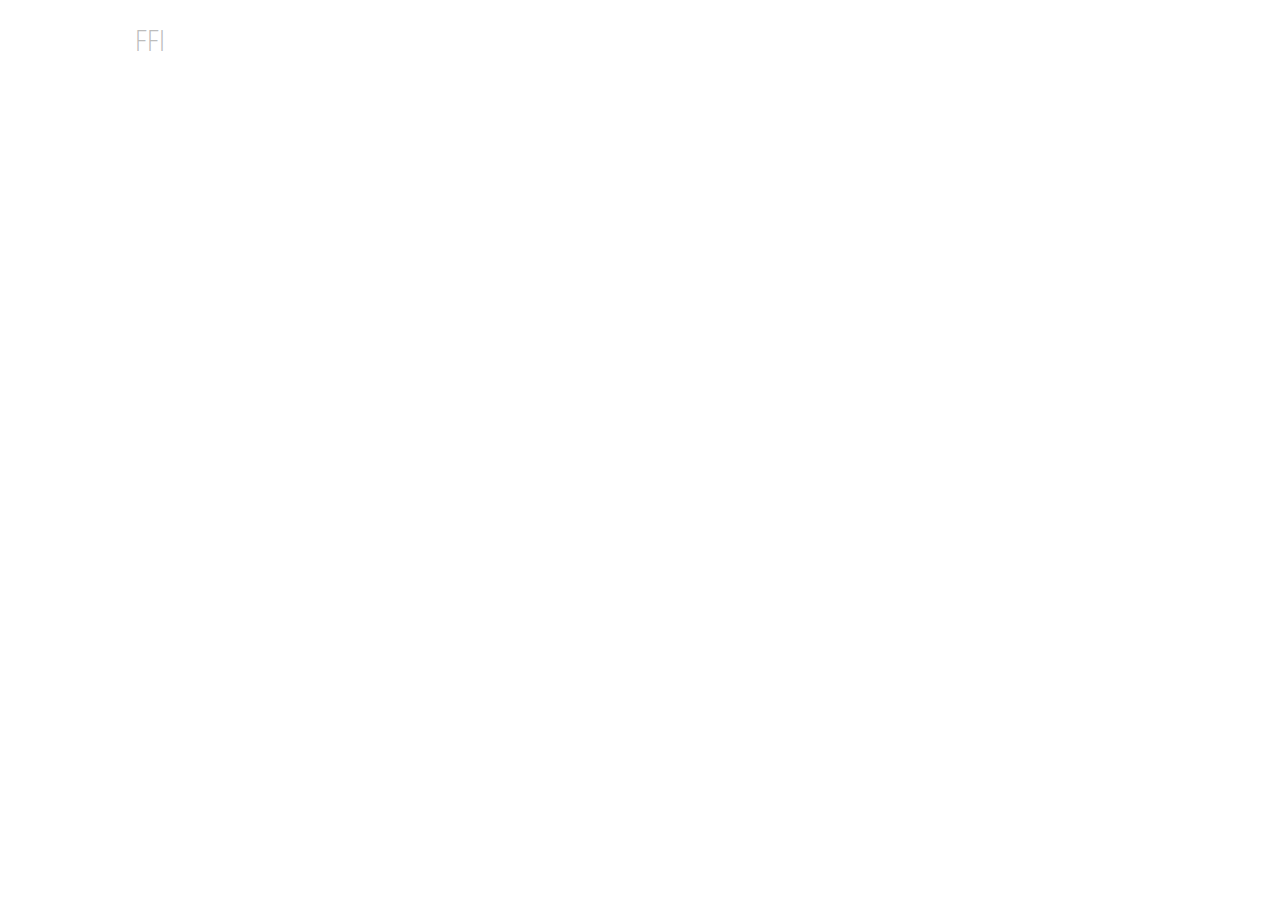
<file: index.html>
<!DOCTYPE html>
<html lang="en">
  <head>
    <meta charset="UTF-8" />
    <meta name="viewport" content="width=device-width, initial-scale=1.0" />
    <link
      rel="stylesheet"
      href="https://cdnjs.cloudflare.com/ajax/libs/font-awesome/6.4.2/css/all.min.css"
    />
    <link rel="stylesheet" href="./style.css" />
    <title>Document</title>
  </head>
  <body>
    <main class="main">
      <div class="page-1">
        <div class="header">
          <div class="nav container">
            <div class="logo">
              <h1>TRO<span>FFI</span></h1>
            </div>
            <ul>
              <li><a href="./Smoke-Effect-on-Your-Name-CSS-Animation-main/smoke.html">Home</a></li>
              <li><a href="">About</a></li>
              <li><a href="">Contact</a></li>
            </ul>
            <a href="https://www.instagram.com/sarcastic_sharansh/" class="btn"
              >Join us</a
            >
          </div>
        </div>

        <div class="page-1__body container">
          <h2>Welcome to our</h2>
          <h1>Troffi <br /></h1>
          <p>
            Troffi is your ultimate destination for comprehensive reviews and
            rankings of movies and TV series from around the world. Whether
            you're seeking expert opinions or user-generated ratings, Troffi
            provides a one-stop platform to discover, discuss, and rate your
            favorite films and shows. Join our global community of cinephiles to
            explore, critique, and celebrate the best in the world of
            entertainment.
          </p>
          <a href="./3D carousel/index.html" class="btn">Take a Tour</a>
        </div>

        <div class="social container">
          <div>
            <a href="https://www.instagram.com/sarcastic_sharansh/"
              ><i class="fa-brands fa-instagram"></i
            ></a>
          </div>
          <div><i class="fa-brands fa-facebook"></i></div>
          <div><i class="fa-brands fa-twitter"></i></div>
          <div><a href="https://github.com/sharanshjha"><i class="fa-brands fa-github"></i></a></div>
        </div>

        <div class="popcorn">
          <img src="./images/pop.png" alt="" />
          <img src="./images/pop.png" alt="" />
          <img src="./images/pop.png" alt="" />
          <img src="./images/pop.png" alt="" />
          <img src="./images/pop.png" alt="" />
          <img src="./images/pop.png" alt="" />
          <img src="./images/pop.png" alt="" />
          <img src="./images/pop.png" alt="" />
          <img src="./images/pop.png" alt="" />
          <img src="./images/pop.png" alt="" />
        </div>
      </div>
    </main>
  </body>
  <script src="script.js"></script>
</html>
</file>
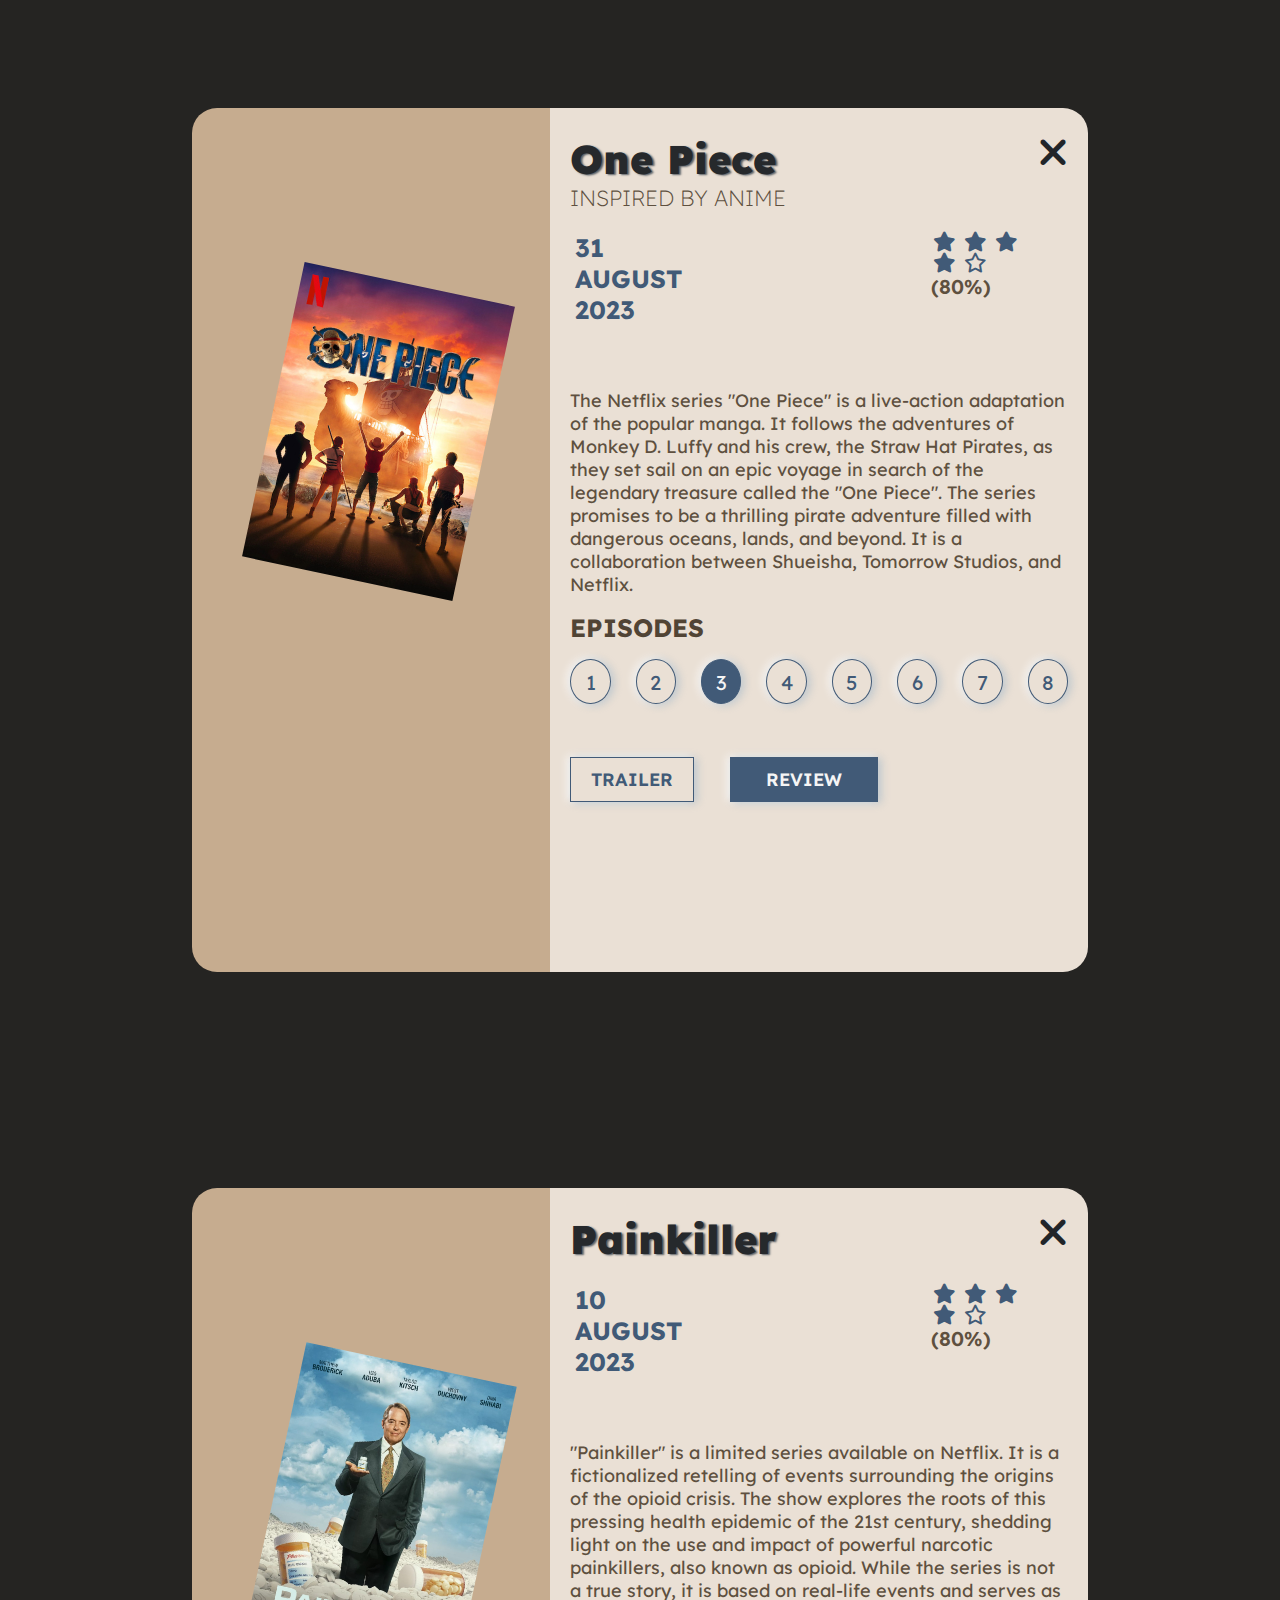
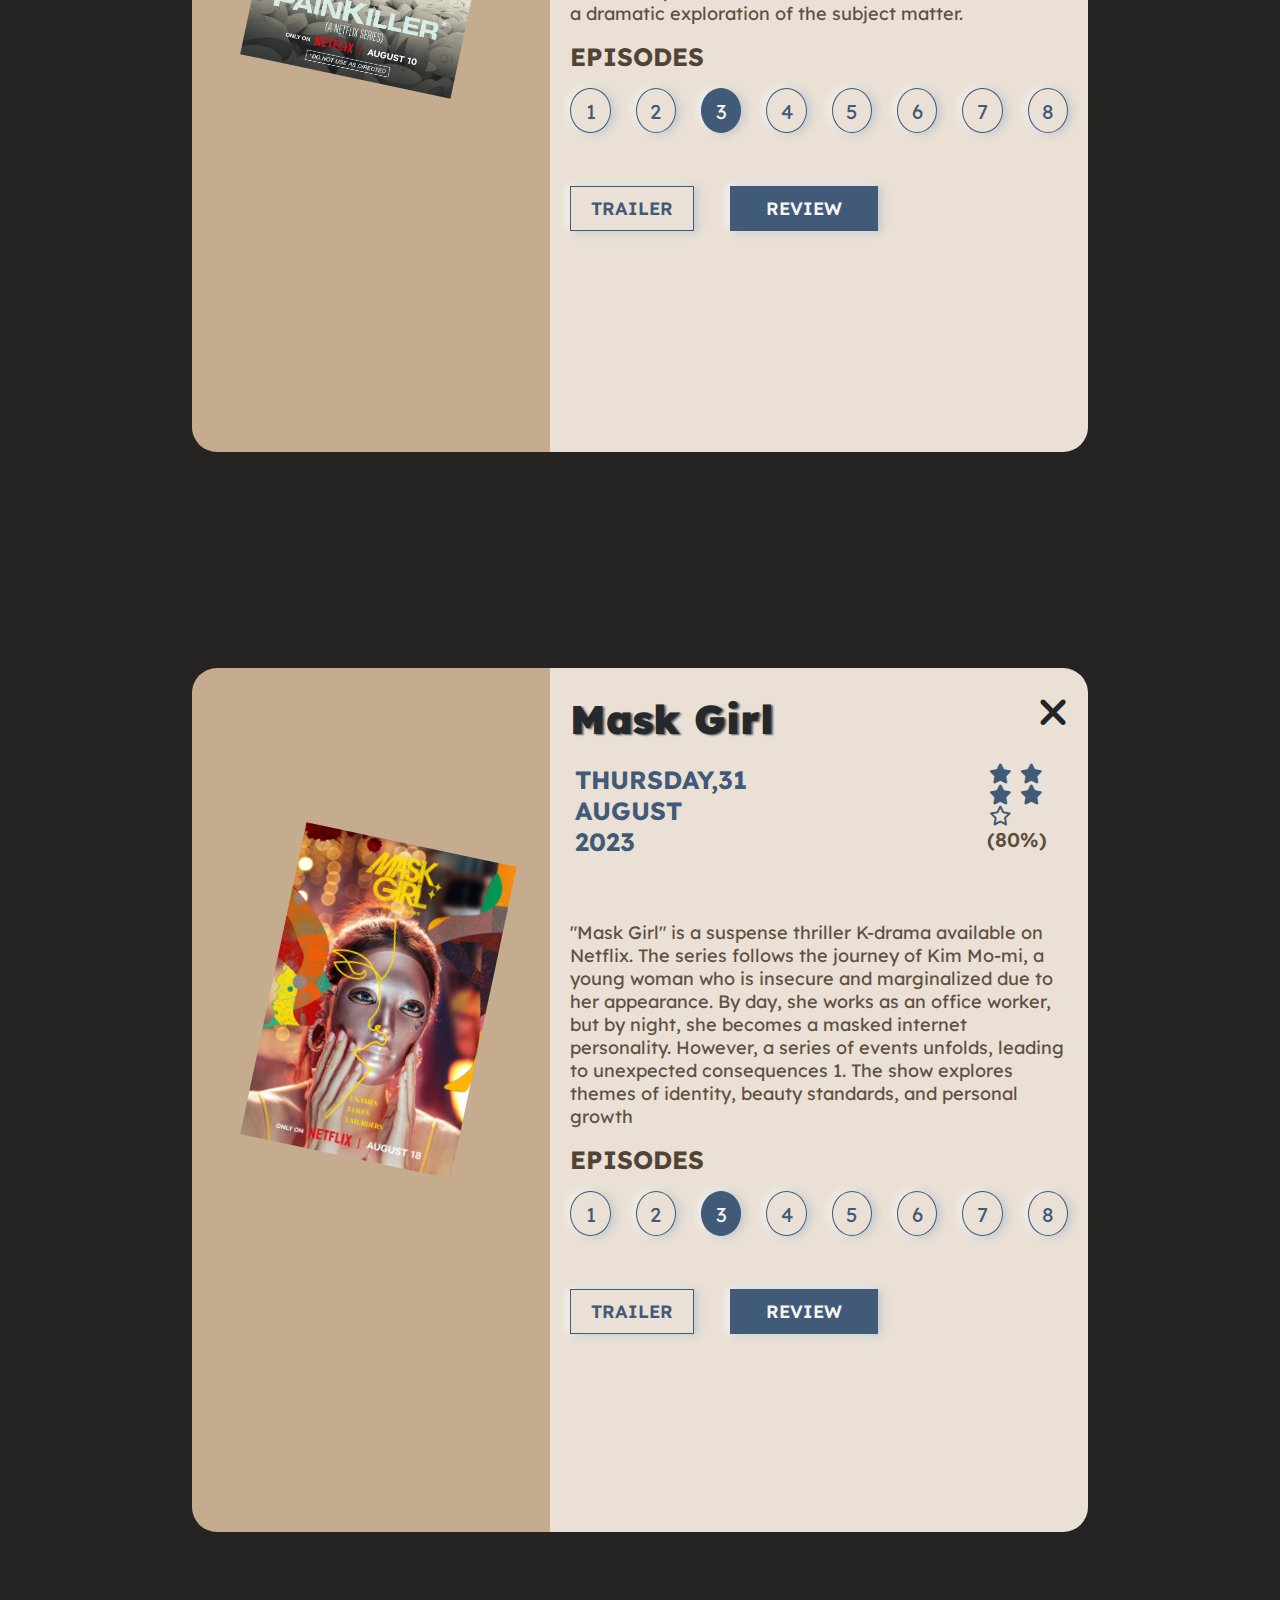
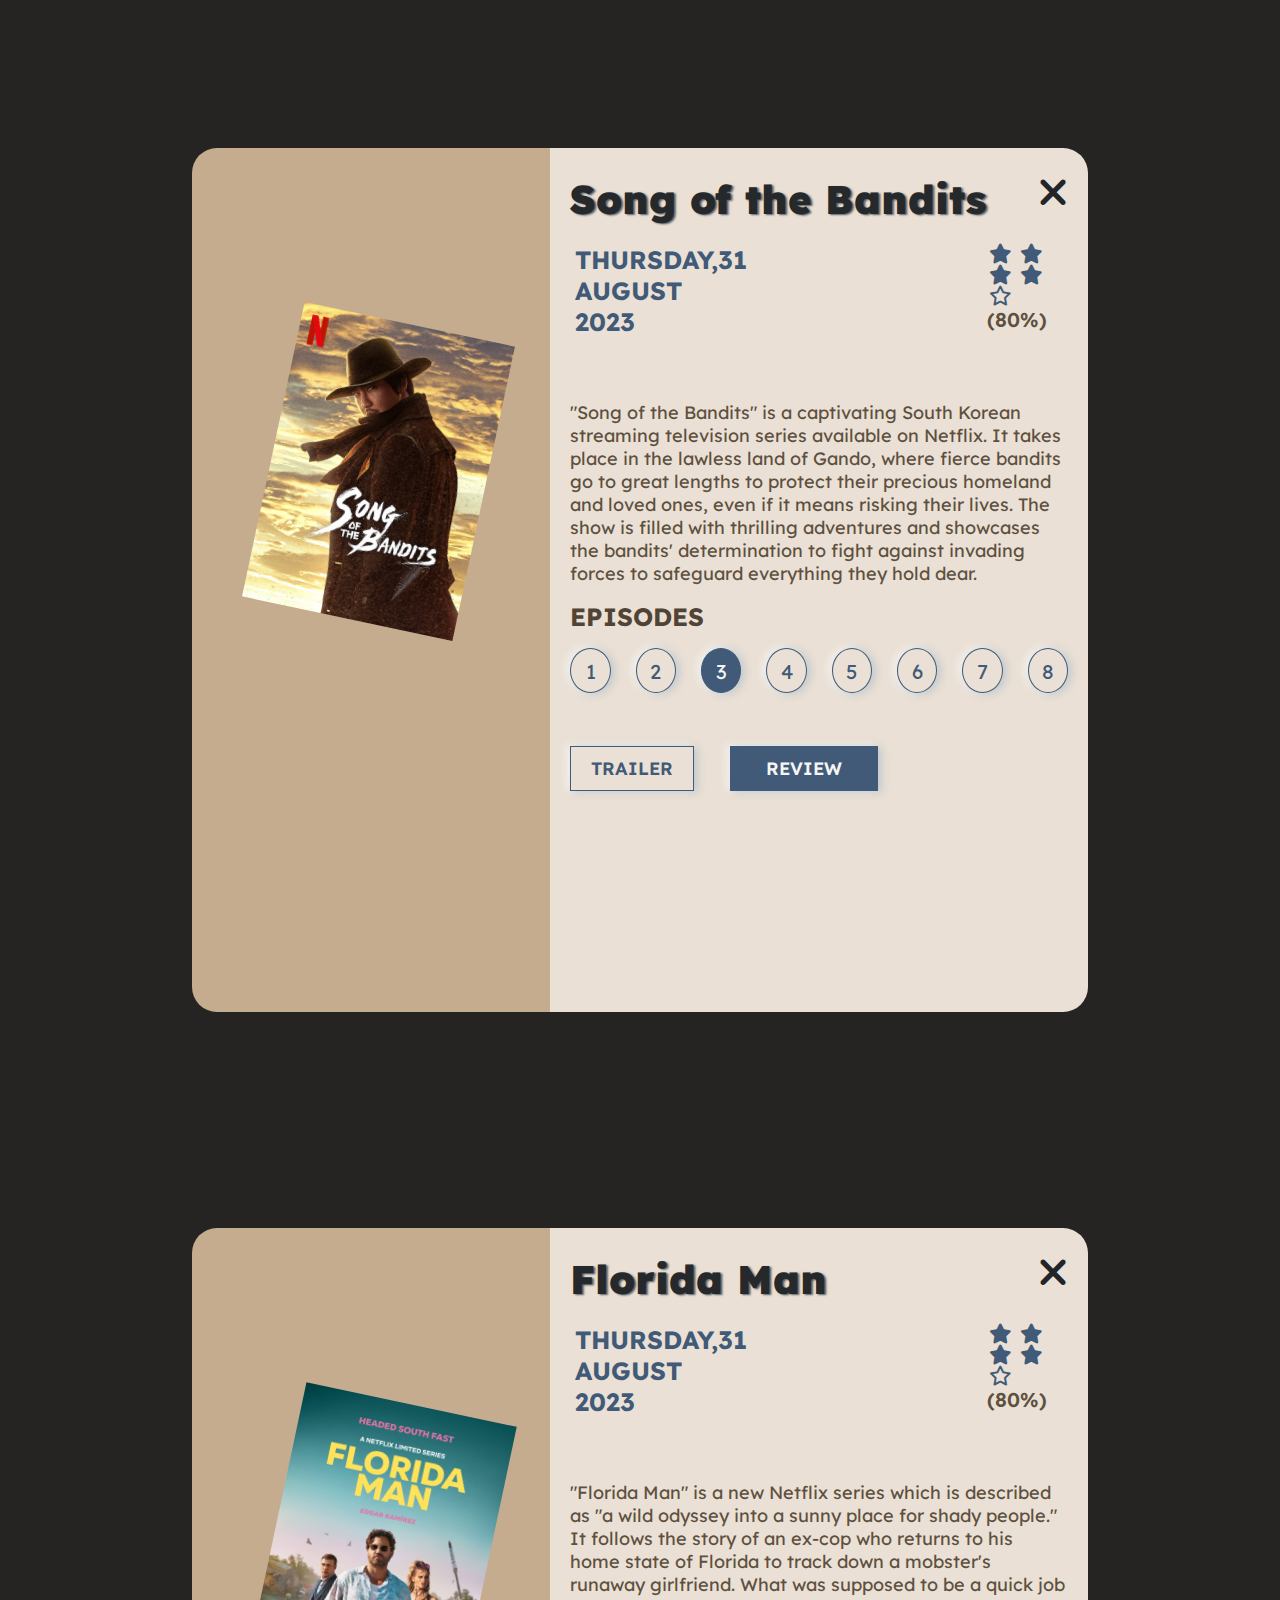
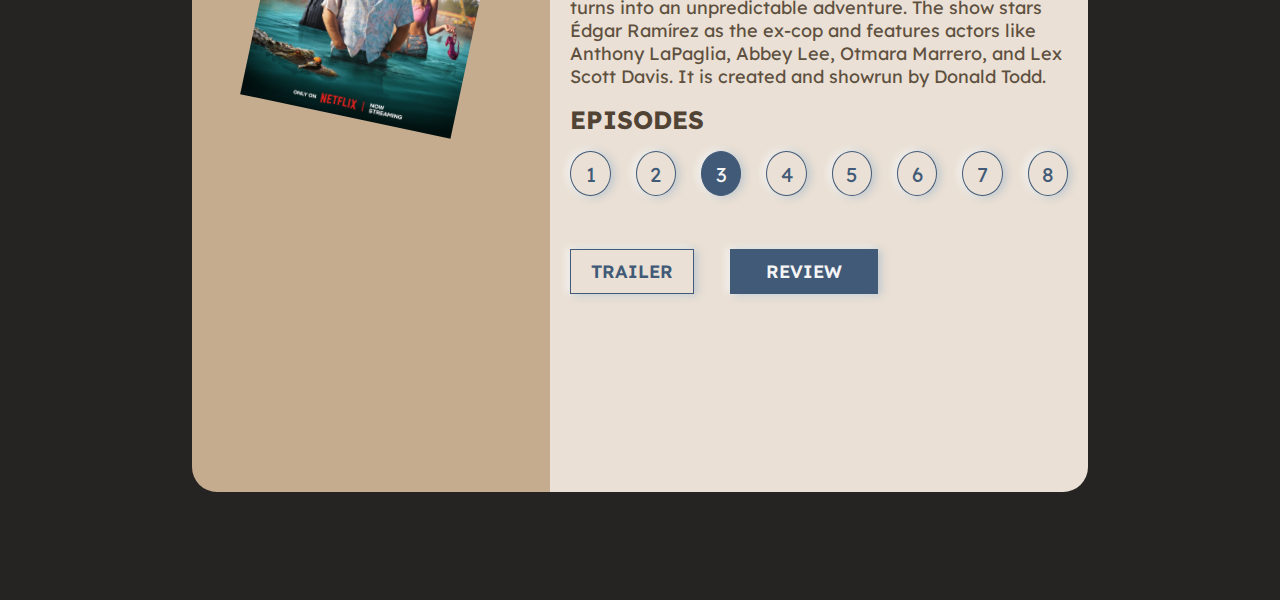
<file: card Design/index.html>
<!DOCTYPE html>
<html lang="en">
  <head>
    <meta charset="UTF-8" />
    <meta name="viewport" content="width=device-width, initial-scale=1.0" />
    <link
      rel="stylesheet"
      href="https://cdnjs.cloudflare.com/ajax/libs/font-awesome/6.4.2/css/all.min.css"
    />
    <link rel="stylesheet" href="./style.css" />
    <title>ranking Design</title>
  </head>
  <body>
    <div class="main">
      <div class="shoes">
        <div class="shoes__image">
          <img src="./onepiece.jpg" class="nike" />
        </div>
        <div class="shoes__content">
          <h1>One Piece</h1>
          <i class="fa-solid fa-xmark"></i>
          <h3>INSPIRED BY ANIME</h3>
          <div class="rate">
            <h5>31 AUGUST 2023</h5>
            <div class="rating">
              <i class="fa-solid fa-star"></i>
              <i class="fa-solid fa-star"></i>
              <i class="fa-solid fa-star"></i>
              <i class="fa-solid fa-star"></i>
              <i class="fa-regular fa-star"></i>
              <span>(80%)</span>
            </div>
          </div>
          <p>
            The Netflix series "One Piece" is a live-action adaptation of the
            popular manga. It follows the adventures of Monkey D. Luffy and his
            crew, the Straw Hat Pirates, as they set sail on an epic voyage in
            search of the legendary treasure called the "One Piece". The series
            promises to be a thrilling pirate adventure filled with dangerous
            oceans, lands, and beyond. It is a collaboration between Shueisha,
            Tomorrow Studios, and Netflix.
          </p>
          <h4>EPISODES</h4>
          <div class="size">
            <a href="#">1</a>
            <a href="#">2</a>
            <a href="#">3</a>
            <a href="#">4</a>
            <a href="#">5</a>
            <a href="#">6</a>
            <a href="#">7</a>
            <a href="#">8</a>
          </div>
          <a href="https://youtu.be/VvMAxmAapYA?si=px2as5t36ykMarsb" class="btn"
            >TRAILER</a
          >
          <a
            href="https://youtu.be/b8Jvw_vzQN0?si=nfn7x1EQ5ElBkHOe"
            class="btn btn-primary"
            >REVIEW</a
          >
        </div>
      </div>
    </div>

    <div class="main">
      <div class="shoes">
        <div class="shoes__image">
          <img src="./painkiller.jpg" class="nike" />
        </div>
        <div class="shoes__content">
          <h1>Painkiller</h1>
          <i class="fa-solid fa-xmark"></i>
          <div class="rate">
            <h5>10 AUGUST 2023</h5>
            <div class="rating">
              <i class="fa-solid fa-star"></i>
              <i class="fa-solid fa-star"></i>
              <i class="fa-solid fa-star"></i>
              <i class="fa-solid fa-star"></i>
              <i class="fa-regular fa-star"></i>
              <span>(80%)</span>
            </div>
          </div>
          <p>
            "Painkiller" is a limited series available on Netflix. It is a
            fictionalized retelling of events surrounding the origins of the
            opioid crisis. The show explores the roots of this pressing health
            epidemic of the 21st century, shedding light on the use and impact
            of powerful narcotic painkillers, also known as opioid. While the
            series is not a true story, it is based on real-life events and
            serves as a dramatic exploration of the subject matter.
          </p>
          <h4>EPISODES</h4>
          <div class="size">
            <a href="#">1</a>
            <a href="#">2</a>
            <a href="#">3</a>
            <a href="#">4</a>
            <a href="#">5</a>
            <a href="#">6</a>
            <a href="#">7</a>
            <a href="#">8</a>
          </div>
          <a href=" http://www.youtube.com/watch?v=Vv6oSncIMO0" class="btn"
            >TRAILER</a
          >
          <a
            href="  https://youtu.be/uX2UU7SWIYI?si=IJa4V1VrW_NfAUJo"
            class="btn btn-primary"
            >REVIEW</a
          >
        </div>
      </div>
    </div>

    <div class="main">
      <div class="shoes">
        <div class="shoes__image">
          <img src="./mask girl.jpg" class="nike" />
        </div>
        <div class="shoes__content">
          <h1>Mask Girl</h1>
          <i class="fa-solid fa-xmark"></i>

          <div class="rate">
            <h5>THURSDAY,31 AUGUST 2023</h5>
            <div class="rating">
              <i class="fa-solid fa-star"></i>
              <i class="fa-solid fa-star"></i>
              <i class="fa-solid fa-star"></i>
              <i class="fa-solid fa-star"></i>
              <i class="fa-regular fa-star"></i>
              <span>(80%)</span>
            </div>
          </div>
          <p>
            "Mask Girl" is a suspense thriller K-drama available on Netflix. The
            series follows the journey of Kim Mo-mi, a young woman who is
            insecure and marginalized due to her appearance. By day, she works
            as an office worker, but by night, she becomes a masked internet
            personality. However, a series of events unfolds, leading to
            unexpected consequences 1. The show explores themes of identity,
            beauty standards, and personal growth
          </p>
          <h4>EPISODES</h4>
          <div class="size">
            <a href="#">1</a>
            <a href="#">2</a>
            <a href="#">3</a>
            <a href="#">4</a>
            <a href="#">5</a>
            <a href="#">6</a>
            <a href="#">7</a>
            <a href="#">8</a>
          </div>
          <a href="https://youtu.be/VvMAxmAapYA?si=px2as5t36ykMarsb" class="btn"
            >TRAILER</a
          >
          <a
            href="https://youtu.be/b8Jvw_vzQN0?si=nfn7x1EQ5ElBkHOe"
            class="btn btn-primary"
            >REVIEW</a
          >
        </div>
      </div>
    </div>

    <div class="main">
      <div class="shoes">
        <div class="shoes__image">
          <img src="./sob.jpg" class="nike" />
        </div>
        <div class="shoes__content">
          <h1>Song of the Bandits</h1>
          <i class="fa-solid fa-xmark"></i>

          <div class="rate">
            <h5>THURSDAY,31 AUGUST 2023</h5>
            <div class="rating">
              <i class="fa-solid fa-star"></i>
              <i class="fa-solid fa-star"></i>
              <i class="fa-solid fa-star"></i>
              <i class="fa-solid fa-star"></i>
              <i class="fa-regular fa-star"></i>
              <span>(80%)</span>
            </div>
          </div>
          <p>
            "Song of the Bandits" is a captivating South Korean streaming
            television series available on Netflix. It takes place in the
            lawless land of Gando, where fierce bandits go to great lengths to
            protect their precious homeland and loved ones, even if it means
            risking their lives. The show is filled with thrilling adventures
            and showcases the bandits' determination to fight against invading
            forces to safeguard everything they hold dear.
          </p>
          <h4>EPISODES</h4>
          <div class="size">
            <a href="#">1</a>
            <a href="#">2</a>
            <a href="#">3</a>
            <a href="#">4</a>
            <a href="#">5</a>
            <a href="#">6</a>
            <a href="#">7</a>
            <a href="#">8</a>
          </div>
          <a href="https://youtu.be/VvMAxmAapYA?si=px2as5t36ykMarsb" class="btn"
            >TRAILER</a
          >
          <a
            href="https://youtu.be/b8Jvw_vzQN0?si=nfn7x1EQ5ElBkHOe"
            class="btn btn-primary"
            >REVIEW</a
          >
        </div>
      </div>
    </div>

    <div class="main">
      <div class="shoes">
        <div class="shoes__image">
          <img src="./fm.jpg" class="nike" />
        </div>
        <div class="shoes__content">
          <h1>Florida Man</h1>
          <i class="fa-solid fa-xmark"></i>
          <div class="rate">
            <h5>THURSDAY,31 AUGUST 2023</h5>
            <div class="rating">
              <i class="fa-solid fa-star"></i>
              <i class="fa-solid fa-star"></i>
              <i class="fa-solid fa-star"></i>
              <i class="fa-solid fa-star"></i>
              <i class="fa-regular fa-star"></i>
              <span>(80%)</span>
            </div>
          </div>
          <p>
            "Florida Man" is a new Netflix series which is described as "a wild
            odyssey into a sunny place for shady people." It follows the story
            of an ex-cop who returns to his home state of Florida to track down
            a mobster's runaway girlfriend. What was supposed to be a quick job
            turns into an unpredictable adventure. The show stars Édgar Ramírez
            as the ex-cop and features actors like Anthony LaPaglia, Abbey Lee,
            Otmara Marrero, and Lex Scott Davis. It is created and showrun by
            Donald Todd.
          </p>
          <h4>EPISODES</h4>
          <div class="size">
            <a href="#">1</a>
            <a href="#">2</a>
            <a href="#">3</a>
            <a href="#">4</a>
            <a href="#">5</a>
            <a href="#">6</a>
            <a href="#">7</a>
            <a href="#">8</a>
          </div>
          <a href="https://youtu.be/VvMAxmAapYA?si=px2as5t36ykMarsb" class="btn"
            >TRAILER</a
          >
          <a
            href="https://youtu.be/b8Jvw_vzQN0?si=nfn7x1EQ5ElBkHOe"
            class="btn btn-primary"
            >REVIEW</a
          >
        </div>
      </div>
    </div>
  </body>
</html>
</file>
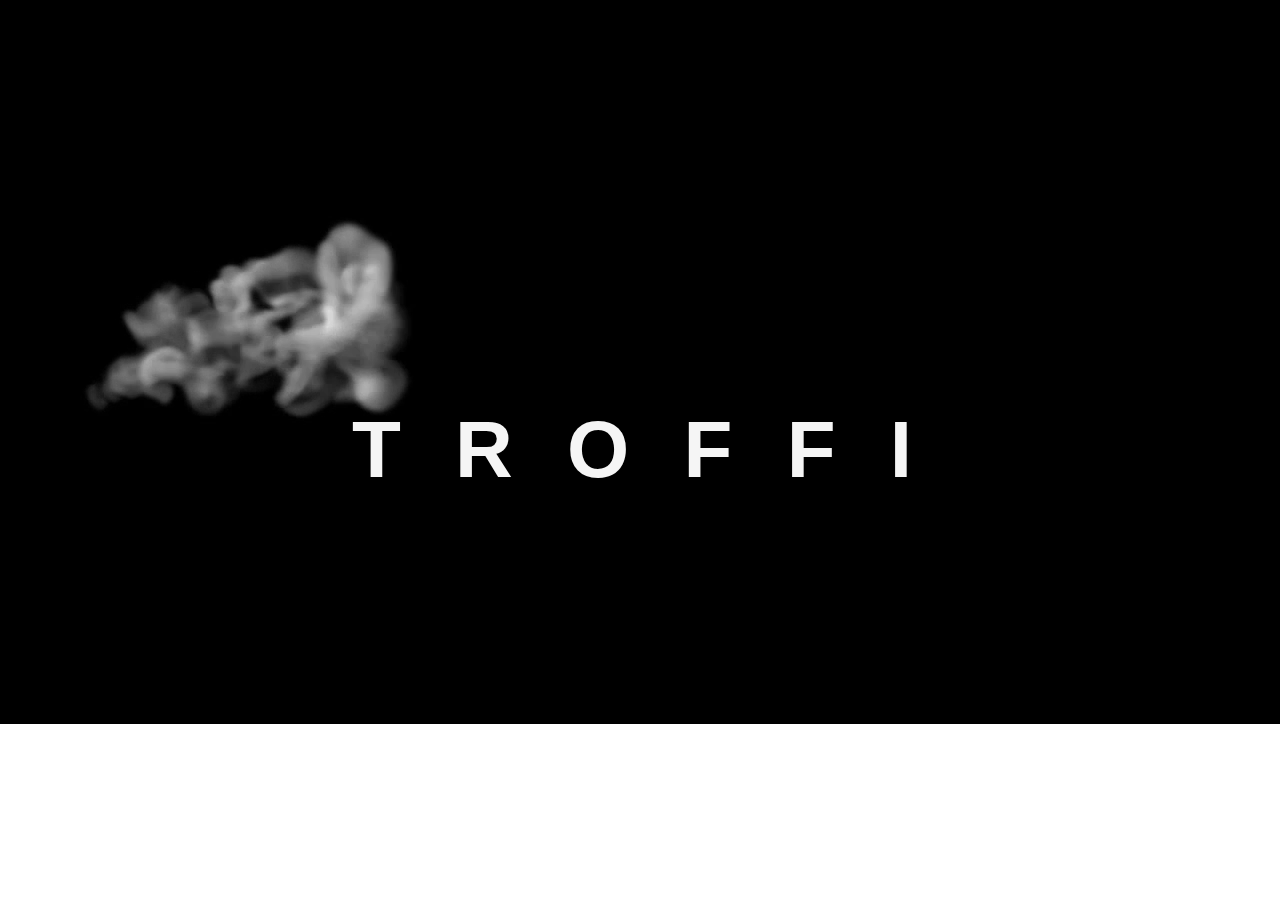
<file: Smoke-Effect-on-Your-Name-CSS-Animation-main/smoke.html>
<!DOCTYPE html>
<html lang="en">
  <head>
    <meta charset="UTF-8" />
    <meta http-equiv="X-UA-Compatible" content="IE=edge" />
    <meta name="viewport" content="width=device-width, initial-scale=1.0" />
    <link rel="stylesheet" href="smoke.css" />
    <title>smoke effect on Name</title>
  </head>
  <body>
    <section>
      <video src="smoke.mp4" autoplay muted></video>
      <h1>
        <span>T</span>
        <span>R</span>
        <span>O</span>
        <span>F</span>
        <span>F</span>
        <span>I</span>
      </h1>
    </section>
  </body>
</html>
</file>
<file: style.css>
@import url('https://fonts.googleapis.com/css2?family=Sofia+Sans+Condensed:wght@1;100;200;300;400;500;600;700;800;900;1000&display=swap');
@import url('https://fonts.googleapis.com/css2?family=Poppins:wght@900&display=swap');
*{
    margin: 0;
    padding: 0;
    box-sizing: border-box;
    font-family: 'Sofia Sans Condensed', sans-serif;
}

.container{
    width: 1300px;
    max-width: 86%;
    margin: auto;
}

span{
    color: #bcbcbc;
}

.main{
    width: 100vw;
    height: 100vh;
}

.page-1{
    position: relative;
    width: 100%;
    height: 100%;
    background: url(https://images.unsplash.com/photo-1489599849927-2ee91cede3ba?ixlib=rb-4.0.3&ixid=M3wxMjA3fDB8MHxwaG90by1wYWdlfHx8fGVufDB8fHx8fA%3D%3D&auto=format&fit=crop&w=2070&q=80);
    background-size: cover;
    display: flex;
    justify-content: space-between;
    flex-direction: column;
    align-items: flex-start;
}

.header{
    width: 100%;
    height: 100px;
}

.nav{
    padding: 20px 0;
    display: flex;
    justify-content: space-between;
    align-items: center;
}

.logo img{
    position: absolute;
    width: 30px;
    filter: blur(0.5px);
    opacity: 0.5;
}

.logo h1{
    color: #fff;
    cursor: pointer;
    letter-spacing: 0.01em;
    text-transform: uppercase;
    font-weight: 200;
    z-index: 5;
    text-decoration: none;
}
.logo{
    text-decoration: none;
}

.nav ul{
    display: flex;
    justify-content: center;
    align-items: center;
    list-style: none;
    gap: 30px;
}

.nav ul li a{
    color: #fff;
    font-size: 22px;
    text-decoration: none;
    letter-spacing: 0.1em;
    font-weight: 700;
    transition: 0.4s ease-in-out;
}

.nav ul li a:hover{
    font-size: 25px;
}

.btn{
    padding: 10px 20px;
    text-align: center;
    display: inline-block;
    color: #fff;
    border: 1px solid #fff;
    text-decoration: none;
    border-radius: 25px;
    font-size: 18px;
    font-weight: 700;
    letter-spacing: 0.05em;
    transition: 0.3s ease-in-out;
}

.btn:hover{
    scale: 105%;
}


.page-1__body{
    color: #fff;
}

.page-1__body h2{
    font-size: 30px;
    font-weight: 100;
    letter-spacing: 0.1em;
    margin-bottom: 5px;
}

.page-1__body h1{
    font-family: 'Poppins', sans-serif;
    font-size: 4.5rem;
    font-weight: 900;
    letter-spacing: 0.01em;
    line-height: 4.5vw;
}

.page-1__body p{
    font-size: 18px;
    font-weight: 300;
    letter-spacing: 0.1em;
    margin-top: 10px;
    margin-bottom: 15px;
}

.social{
    display: flex;
    justify-content: start;
    gap: 20px;
}

.social div{
    border: 1px solid #fff;
    border-radius: 20px;
    padding: 10px;
}

.social i{
    font-size: 35px;
    cursor: pointer;
    color: #fff;
}

.fa-instagram{
    padding: 0 2px;
}

.social i:hover{
    animation: social 0.4s forwards;
    scale: 105%;
}

@keyframes social{
    0%{
        transform: rotate(0deg);
    }
    20%{
        transform: rotate(45deg);
    }
    50%{
        transform: rotate(-45deg);
    }
    100%{
        transform: rotate(0deg);
    }
}

.popcorn{
    width: 100%;
    display: flex;
    align-items: center;
    justify-content: space-around;
    position: absolute;
    bottom: 0;
    
}
.popcorn img{
    width: 40px;
    height: auto;
    /* display: inline-block; */
    animation: popcorn 5s linear infinite;
    opacity: 0;
}


@keyframes popcorn{
    100%{
        opacity: 0;
        transform: translateY(0);
    }
    70%{
        opacity: 1;
    }
    30%{
        opacity: 1;
    }
    0%{
        opacity: 0;
        transform: translateY(-70vh);
    }
}


.popcorn img:nth-child(1){
    animation-delay: 2s;
}
.popcorn img:nth-child(2){
    animation-delay: 1s;
    width: 25px;
    height: auto;
}
.popcorn img:nth-child(3){
    animation-delay: 3s;
    width: 15px;
}
.popcorn img:nth-child(4){
    animation-delay: 4.5s;
    width: 60px;
}
.popcorn img:nth-child(5){
    animation-delay: 3s;
    width: 55px;
}
.popcorn img:nth-child(6){
    animation-delay: 1s;
}
.popcorn img:nth-child(7){
    animation-delay: 7s;
    width: 60px;
}
.popcorn img:nth-child(8){
    animation-delay: 3.5s;
    width: 20px;
}
.popcorn img:nth-child(9){
    animation-delay: 1s;
}
.popcorn img:nth-child(10){
    animation-delay: 5s;
}
</file>
<file: card Design/style.css>
@import url('https://fonts.googleapis.com/css2?family=Lexend:wght@100;200;300;400;500;600;700;800;900&display=swap');

*{
    margin: 0;
    padding: 0;
    box-sizing: border-box;
    font-family: 'Lexend', sans-serif;
}

.main{
    width: 100vw;
    height: 120vh;
    display: flex;
    justify-content: center;
    align-items: center;
    overflow: hidden;
    background-color: #252422;
}

.shoes{
    width: 70%;
    height: 80%;
    margin: 0 auto;
    display: flex;
    justify-content: space-between;
    align-items: center;
}

.shoes__image{
    position: relative;
    background-color: #c6ac8f;
    width: 40%;
    height: 100%;
    border-radius: 25px 0  0 25px;
}

.shoes__image .logo{
    position: absolute;
    top: -10px;
    left: 35%;
    width: 150px;
}

.shoes__image .nike{
    position: absolute;
    width: 60%;
    top: 20%;
    left: 22%;
    transform: rotate(12deg);
    transition: 0.5s ease;
    z-index: 10;
}

.shoes__image .nike:hover{
    transform: rotate(-5deg);
}

.shoes__content{
    position: relative;
    width: 60%;
    height: 100%;
    background-color: #eae0d5;
    padding-left: 20px;
    padding: 1rem 20px;
    border-radius: 0 25px 25px 0;
}

.shoes__content h1{
    font-size: 40px;
    color: #26292c;
    font-weight: 900;
    margin-top: 10px;
    text-shadow: 2px 1px 2px rgba(87, 94, 101, 1);
}

.fa-xmark{
    position: absolute;
    right: 20px;
    top: 25px;
    font-size: 40px;
    color: #212529;
    cursor: pointer;
}

.shoes__content h3{
    font-size: 22px;
    font-weight: 200;
    color: #5e503f;
}

.rate{
    display: flex;
    justify-content: left;
    margin-top: 20px;
    margin-right: 20px;
    gap: 15rem;
}

.rate h5{
    color: #415a77;
    font-size: 25px;
    padding-left: 5px;
    font-weight: 700;
}

.rating i{
    color: #415a77;
    font-size: 20px;
    margin: 0 2px;
    cursor: pointer;
}

.rating span{
    font-size: 20px;
    font-weight: 600;
    color: #5e503f;
}

.shoes__content p{
    margin-top: 4rem;
    font-size: 18px;
    color: #5e503f;
}

.shoes__content h4{
    margin-top: 1rem;
    font-size: 25px;
    color: #514435;
}

.shoes__content .size{
    margin-top: 1rem;
    margin-bottom: 4rem;
    display: flex;
    justify-content: left;
    align-items: center;
    gap: 25px;
}

.shoes__content .size a{
    display: inline-block;
    height: 45px;
    width: 45px;
    color: #415a77;
    border: 1px solid #415a77;
    border-radius: 50%;
    text-align: center;
    padding: 10px;
    text-decoration: none;
    font-size: 20px;
    box-shadow: rgba(136, 165, 191, 0.48) 3px 1px 8px 0px, rgba(255, 255, 255, 0.8) -3px -1px 8px 0px;
}

.shoes__content .size a:nth-child(3){
    color: #f5f5f5;
    background-color: #415a77;
}

.btn{
    padding: 10px 20px;
    text-decoration: none;
    font-size: 18px;
    font-weight: 600;
    text-transform: uppercase;
    margin-right: 2rem;
    cursor: pointer;
    border: 1px solid #415a77;
    color: #415a77;
    transition: 0.4s;
    box-shadow: rgba(136, 165, 191, 0.48) 3px 1px 8px 0px, rgba(255, 255, 255, 0.8) -3px -1px 8px 0px;
}

.btn:hover{
    border-radius: 25px;
}

.btn-primary{
    padding: 10px 35px;
    background-color: #415a77;
    color: #f5f5f5;
}
</file>
<file: Smoke-Effect-on-Your-Name-CSS-Animation-main/smoke.css>
*{
    margin: 0;
    padding: 0;
    box-sizing: border-box;
}

video{
    object-fit: cover;
}

section{
    background:#000 ;
}

h1{
    position: absolute;
    top: 50%;
    transform: translateY(-50%);
    width: 100%;
    text-align: center;
    letter-spacing: 1rem;
    text-transform: uppercase;
    color: #f5f5f5;
    font-size: 5em;
    font-family: sans-serif;
}

h1 span{
    display: inline-block;
    animation: animate 1s  ease-in-out;

}

@keyframes animate{
    0%{
        opacity: 0%;
        transform: rotateY(90deg);
        filter: blur(10px);
    }
    100%{
        opacity: 1;
        transform: rotateY(0deg);
        filter: blur(0px);
}
}
h1 span:nth-child(1)
{
    animation-delay: 0.6s;
}
h1 span:nth-child(2)
{
    animation-delay: 1s;
}
h1 span:nth-child(3)
{
    animation-delay: 1.7s;
}
h1 span:nth-child(4)
{
    animation-delay: 2.3s;
}
h1 span:nth-child(5)
{
    animation-delay: 2.7s;
}
h1 span:nth-child(6)
{
    animation-delay: 3.2s;
}
h1 span:nth-child(7)
{
    animation-delay: 3.7s;
}
h1 span:nth-child(8)
{
    animation-delay: 4s;
}
</file>
